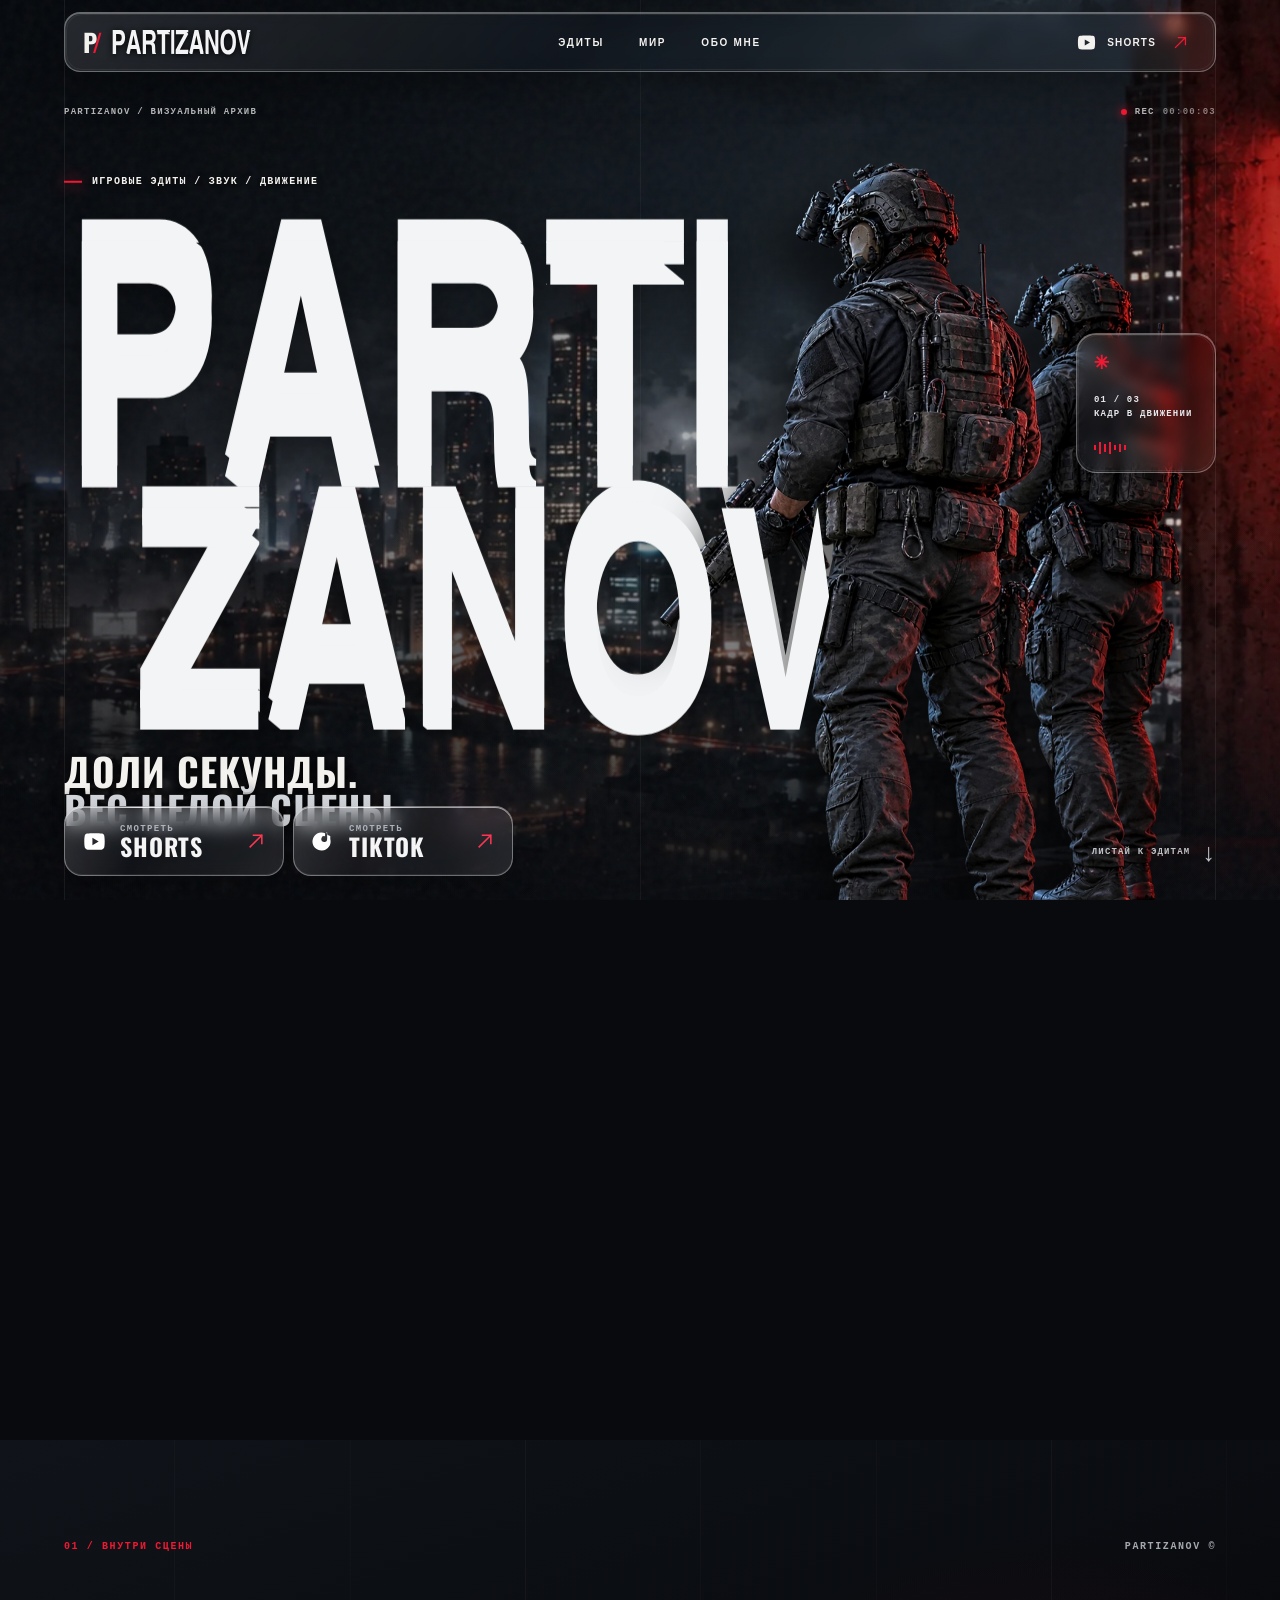
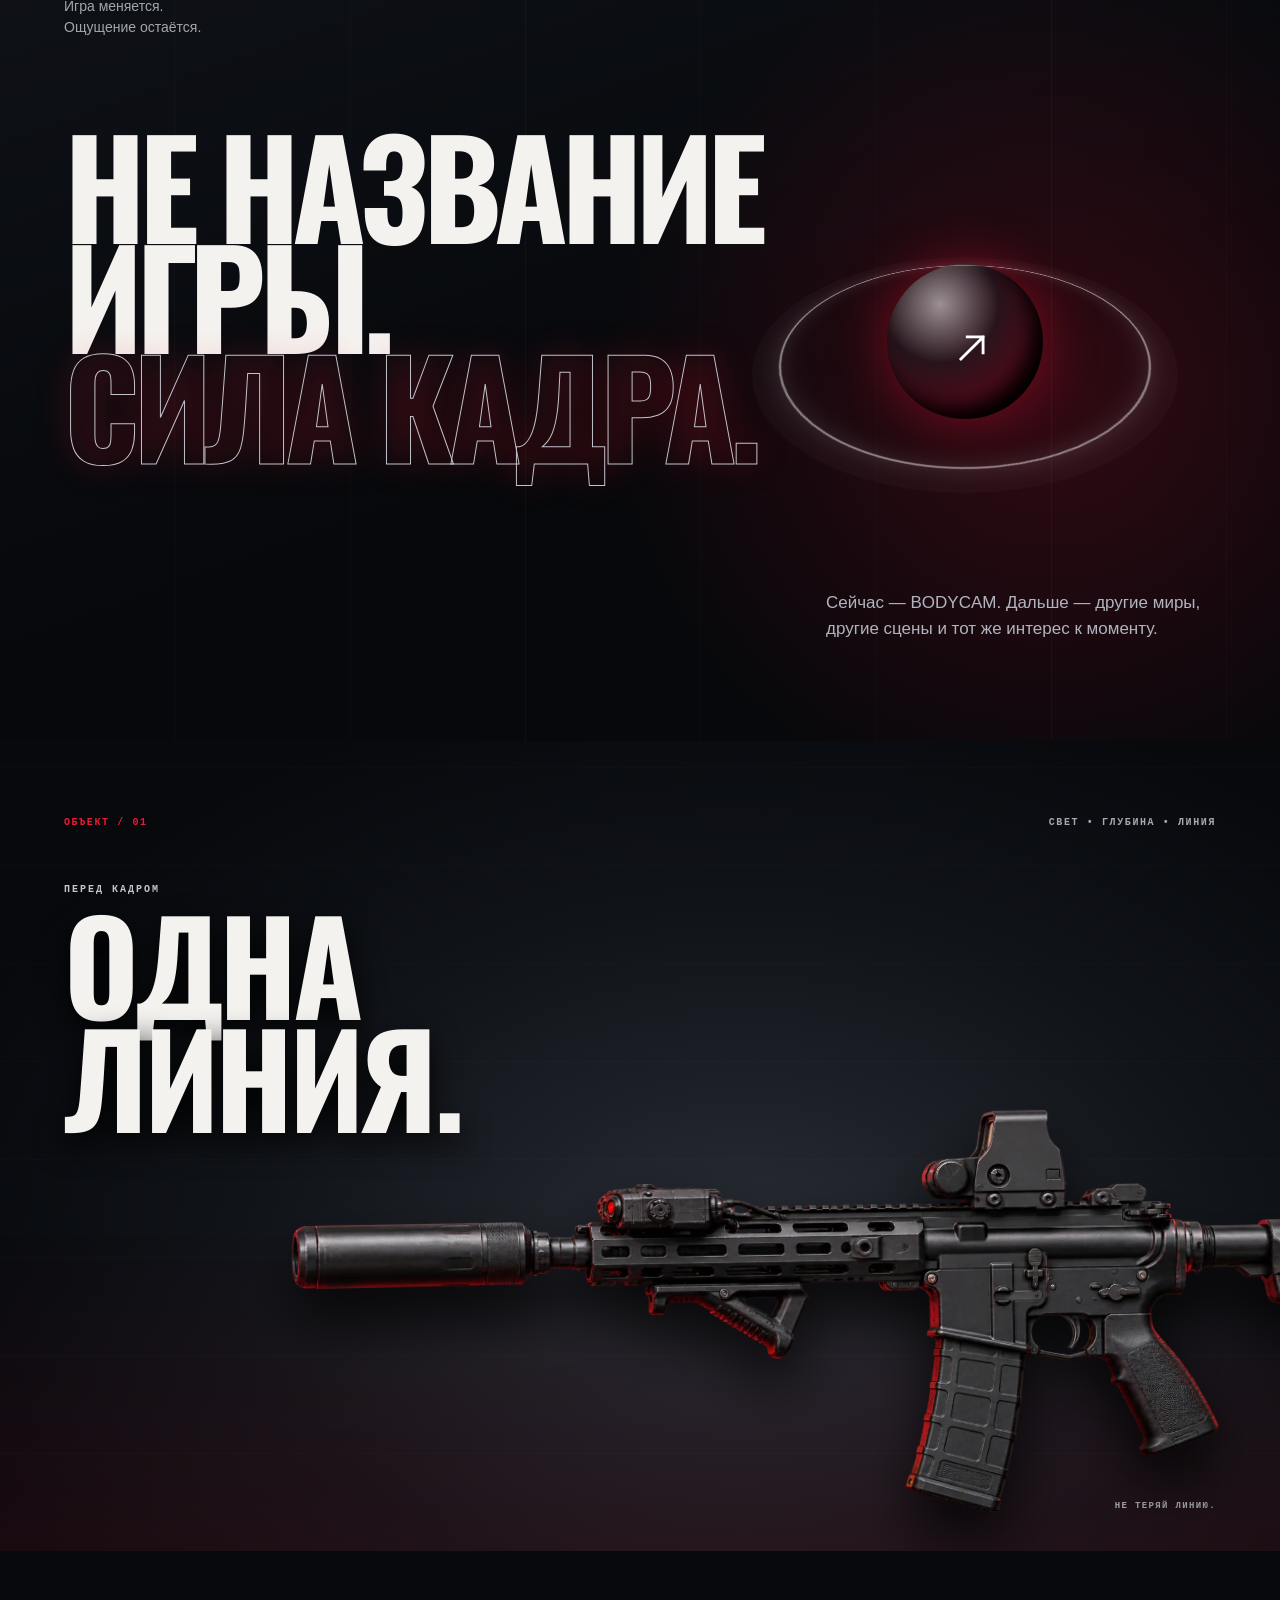
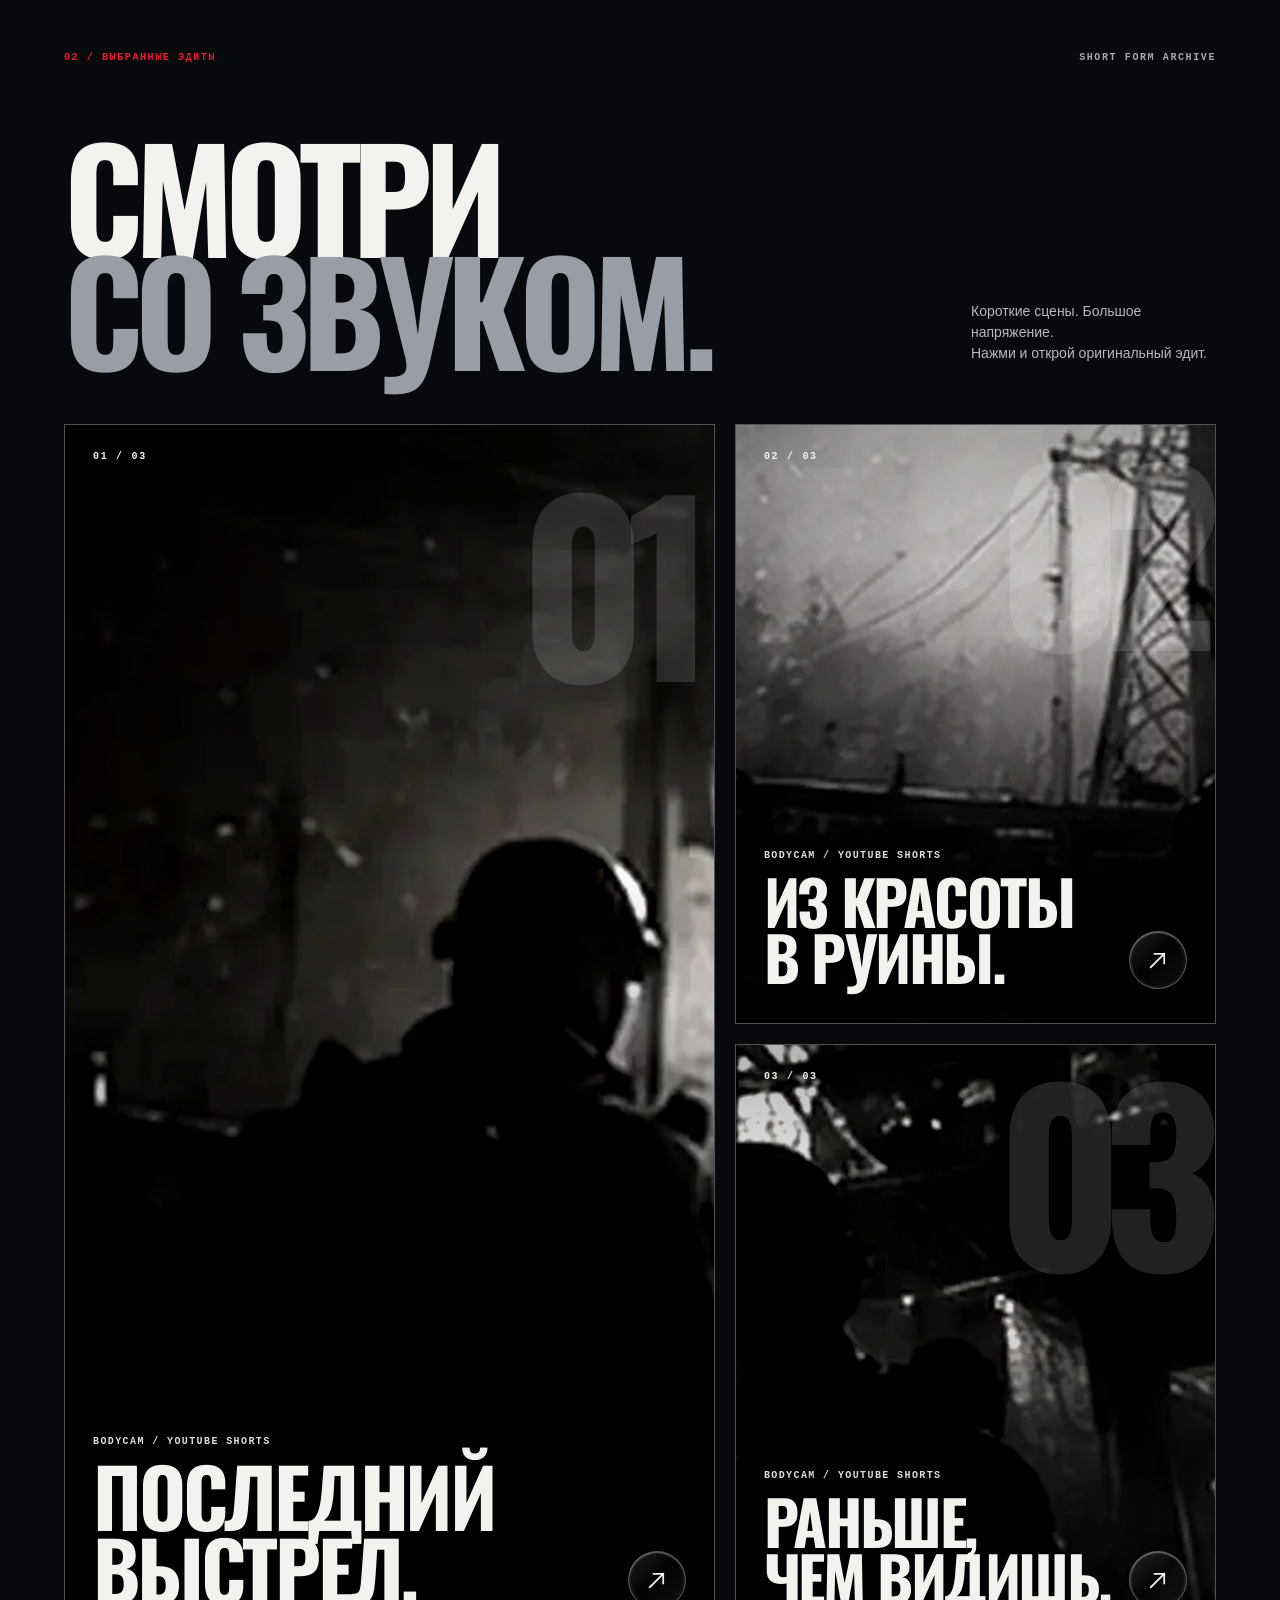
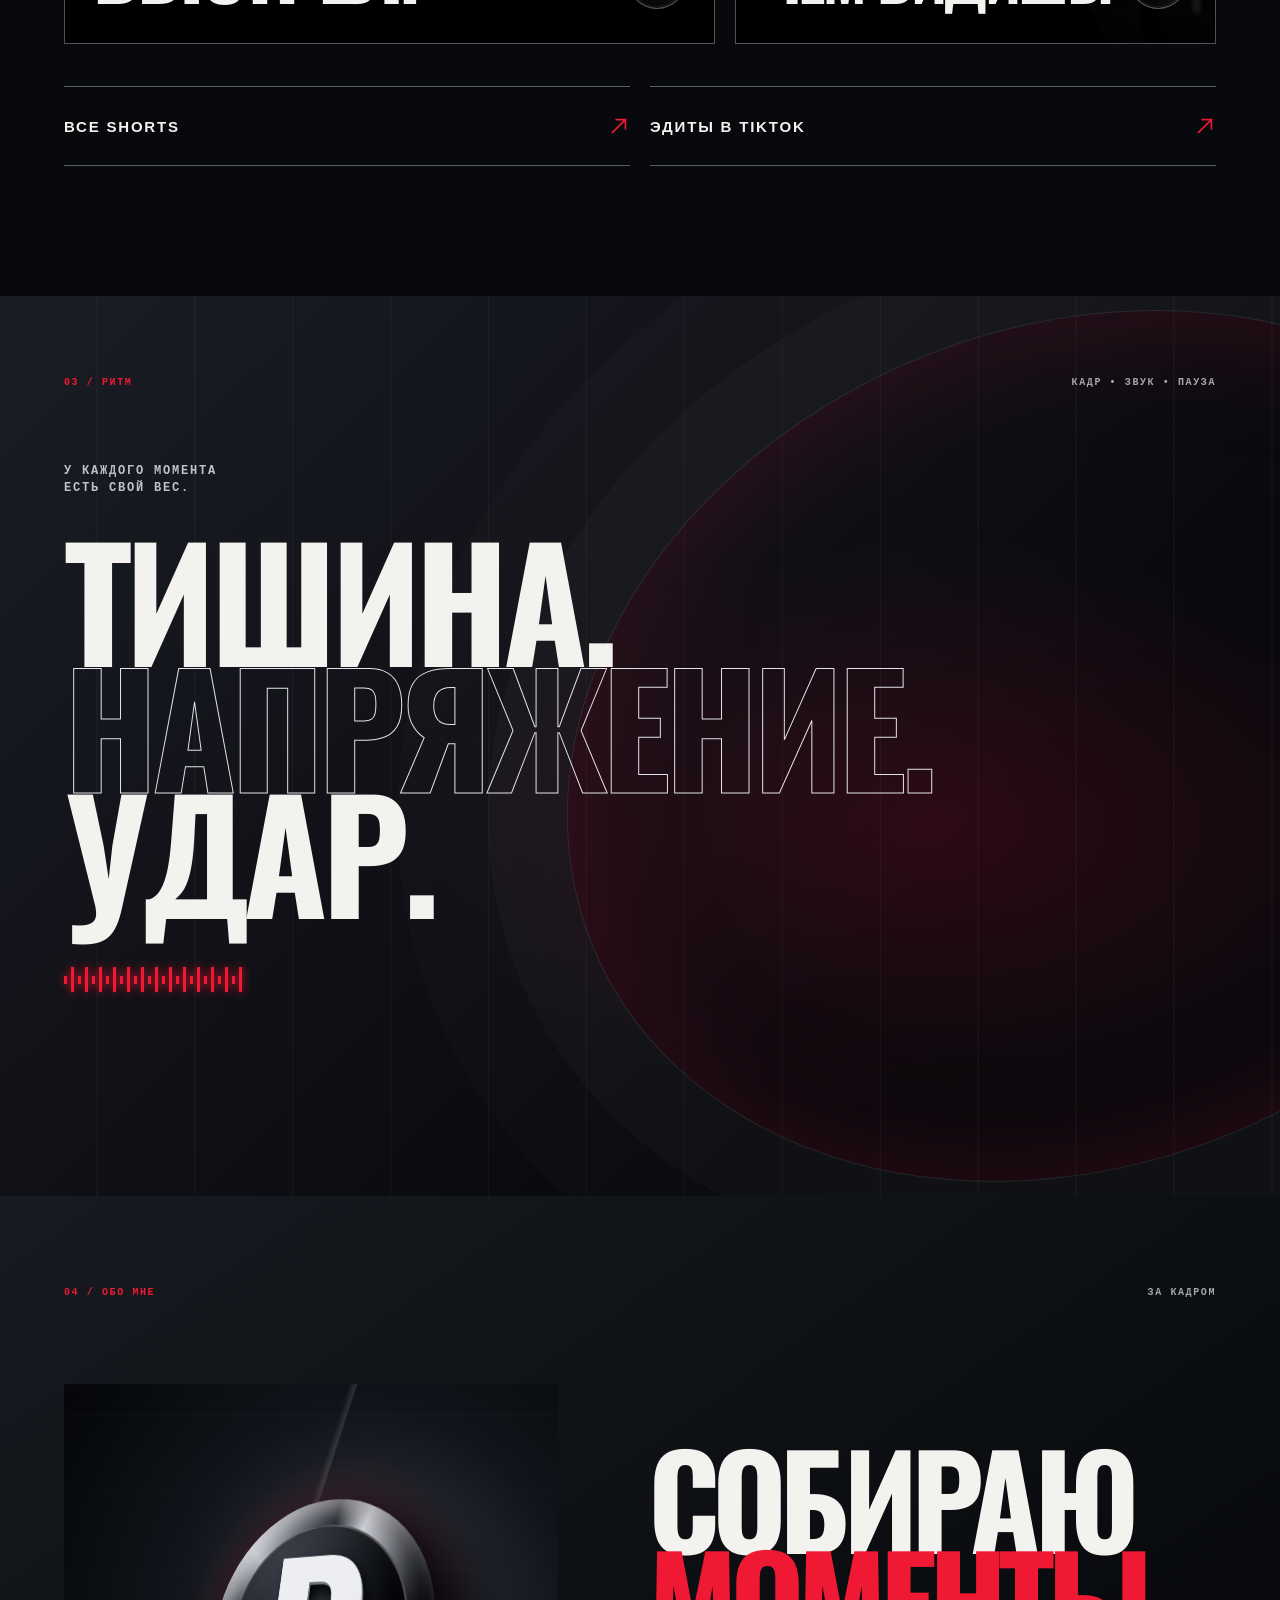
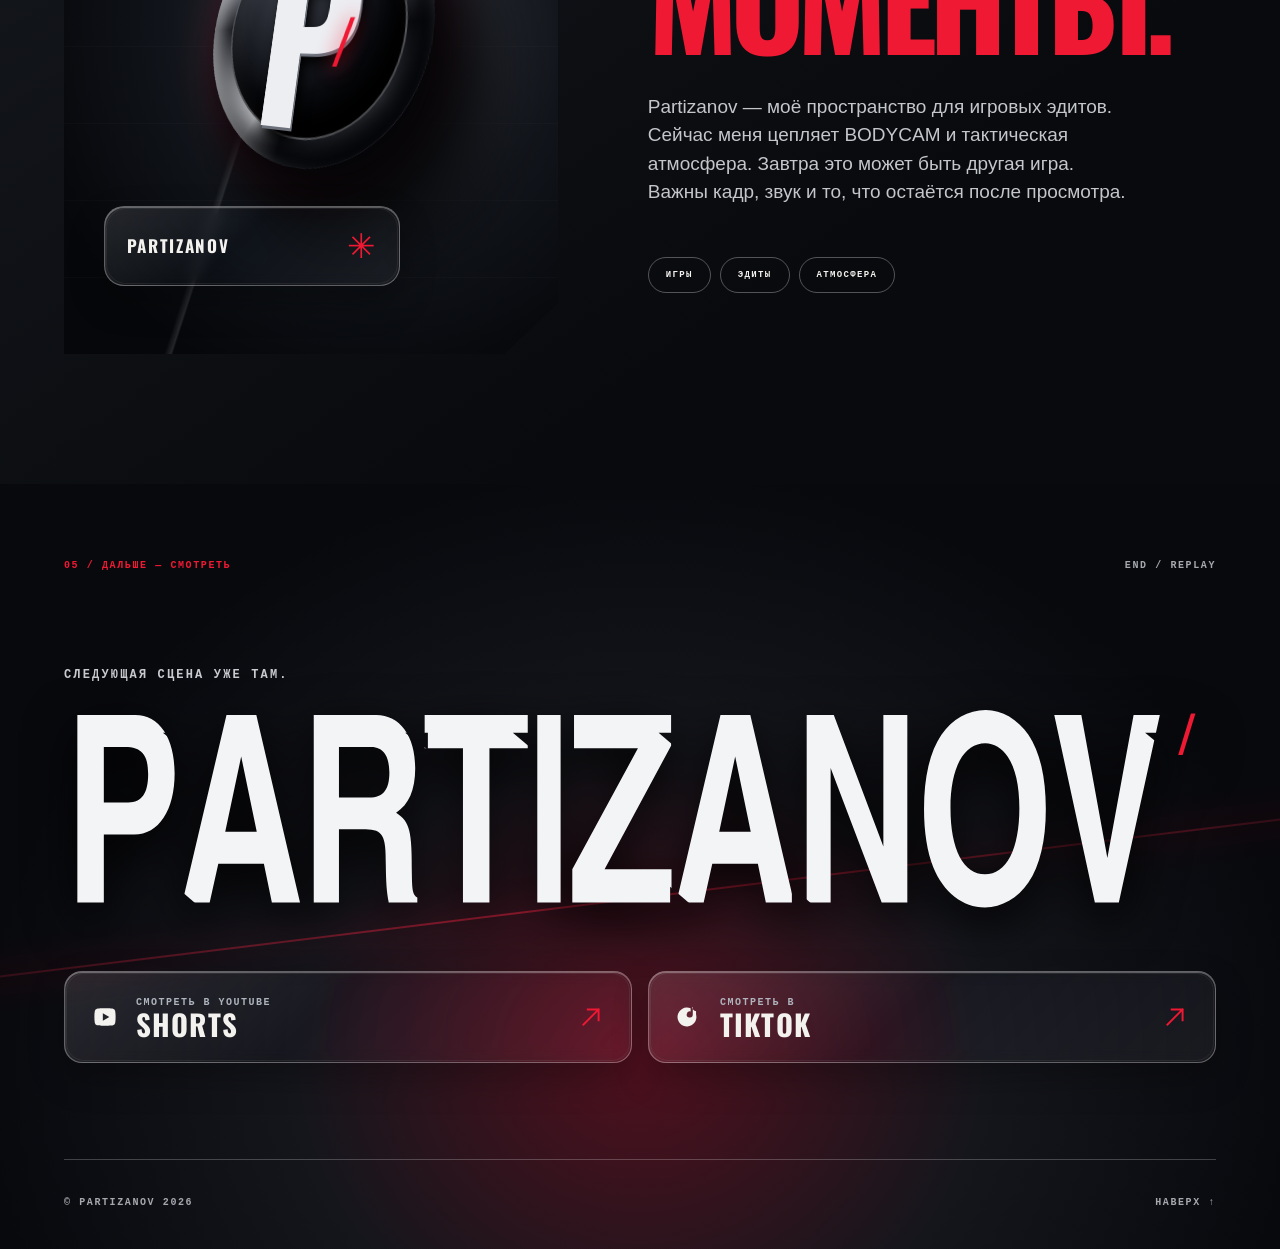
<file: index.html>
<!doctype html>
<html lang="ru"><head>
<meta charset="utf-8"><meta name="viewport" content="width=device-width,initial-scale=1,viewport-fit=cover">
<meta name="theme-color" content="#08090c"><meta name="color-scheme" content="dark">
<meta name="description" content="Partizanov — игровые эдиты, короткие сцены и тактическая атмосфера. Смотри в YouTube Shorts и TikTok.">
<meta name="robots" content="index,follow,max-image-preview:large"><link rel="canonical" href="https://partizanov-landing.vercel.app/">
<link rel="icon" href="/favicon.svg" type="image/svg+xml"><link rel="manifest" href="/site.webmanifest">
<link rel="preload" href="/assets/night-rooftop.webp" as="image" fetchpriority="high">
<meta property="og:type" content="website"><meta property="og:locale" content="ru_RU"><meta property="og:title" content="PARTIZANOV — ИГРОВЫЕ ЭДИТЫ"><meta property="og:description" content="Игровые сцены. Звук, движение и напряжение. YouTube Shorts и TikTok Partizanov."><meta property="og:url" content="https://partizanov-landing.vercel.app/"><meta property="og:image" content="https://partizanov-landing.vercel.app/assets/night-operators.webp">
<meta name="twitter:card" content="summary_large_image"><meta name="twitter:title" content="PARTIZANOV — ИГРОВЫЕ ЭДИТЫ"><meta name="twitter:description" content="Короткие игровые сцены. YouTube Shorts и TikTok."><meta name="twitter:image" content="https://partizanov-landing.vercel.app/assets/night-operators.webp">
<title>PARTIZANOV — ИГРОВЫЕ ЭДИТЫ</title><link rel="stylesheet" href="/style.css"><script src="/script.js" defer></script></head>
<body>
<a class="skip" href="#works">К эдитам</a><div class="page-progress" aria-hidden="true"><span></span></div><div class="cursor-lens" aria-hidden="true"><i></i></div>
<header class="nav glass-shell"><a class="nav-brand" href="#top" aria-label="Partizanov — наверх"><span class="brand-mark">P<span>/</span></span><img src="/assets/word-partizanov.svg" alt="" aria-hidden="true"></a><nav class="nav-links" aria-label="Основная навигация"><a href="#works">ЭДИТЫ</a><a href="#world">МИР</a><a href="#about">ОБО МНЕ</a></nav><a class="nav-social" href="https://www.youtube.com/@PartizanovOper/shorts" target="_blank" rel="noopener noreferrer" aria-label="YouTube Shorts Partizanov"><svg viewBox="0 0 24 24" aria-hidden="true"><path d="M21.4 6.4a2.8 2.8 0 0 0-2-2C17.6 4 12 4 12 4s-5.6 0-7.4.4a2.8 2.8 0 0 0-2 2A29 29 0 0 0 2.2 12c0 1.9.1 3.8.4 5.6a2.8 2.8 0 0 0 2 2C6.4 20 12 20 12 20s5.6 0 7.4-.4a2.8 2.8 0 0 0 2-2c.3-1.8.4-3.7.4-5.6s-.1-3.8-.4-5.6ZM10 15.5v-7l6 3.5-6 3.5Z"/></svg><span>SHORTS</span><b><svg class="arrow-icon" viewBox="0 0 24 24" aria-hidden="true"><path d="M5 19 19 5M9 5h10v10"/></svg></b></a></header>
<main id="top">
<div class="act act-world" id="world">
<div class="hero-track"><section class="hero" aria-labelledby="hero-title">
<div class="hero-scene" aria-hidden="true"><div class="scene-photo"></div><div class="scene-depth"></div><div class="scene-grain"></div></div><div class="hero-grid" aria-hidden="true"></div>
<div class="hero-meta" aria-hidden="true"><span>PARTIZANOV / ВИЗУАЛЬНЫЙ АРХИВ</span><span class="rec"><i></i> REC <span class="timecode">00:00:00</span></span></div>
<div class="hero-copy"><div class="eyebrow"><span class="red-pip"></span>ИГРОВЫЕ ЭДИТЫ / ЗВУК / ДВИЖЕНИЕ</div><h1 class="hero-wordmark" id="hero-title" aria-label="PARTIZANOV"><span class="word-line"><img src="/assets/word-parti.svg" alt="" aria-hidden="true" fetchpriority="high"></span><span class="word-line word-second"><img src="/assets/word-zanov.svg" alt="" aria-hidden="true" fetchpriority="high"></span></h1><p class="hero-statement">ДОЛИ СЕКУНДЫ.<br><em>ВЕС ЦЕЛОЙ СЦЕНЫ.</em></p></div>
<div class="operator-assembly" aria-hidden="true"><div class="operator-plane operator-rear"><img src="/assets/operators-v2.webp" alt="" fetchpriority="high" decoding="async"></div><div class="operator-plane operator-front"><img src="/assets/operators-v2.webp" alt="" fetchpriority="high" decoding="async"></div></div>
<div class="hero-copy hero-copy-front" aria-hidden="true"><div class="eyebrow"><span class="red-pip"></span>ИГРОВЫЕ ЭДИТЫ / ЗВУК / ДВИЖЕНИЕ</div><div class="hero-wordmark"><span class="word-line"><img src="/assets/word-parti.svg" alt=""></span><span class="word-line word-second"><img src="/assets/word-zanov.svg" alt=""></span></div></div>
<div class="title-scan" aria-hidden="true"></div>
<div class="glass-spec glass-shell" aria-hidden="true"><span class="spec-cross">✳</span><span>01 / 03<br>КАДР В ДВИЖЕНИИ</span><span class="spec-wave"><i></i><i></i><i></i><i></i><i></i><i></i><i></i></span></div>
<div class="hero-footer"><div class="hero-platforms"><a class="glass-link" href="https://www.youtube.com/@PartizanovOper/shorts" target="_blank" rel="noopener noreferrer" aria-label="Смотреть эдиты в YouTube Shorts"><svg class="platform-icon" viewBox="0 0 24 24" aria-hidden="true"><path d="M21.4 6.4a2.8 2.8 0 0 0-2-2C17.6 4 12 4 12 4s-5.6 0-7.4.4a2.8 2.8 0 0 0-2 2A29 29 0 0 0 2.2 12c0 1.9.1 3.8.4 5.6a2.8 2.8 0 0 0 2 2C6.4 20 12 20 12 20s5.6 0 7.4-.4a2.8 2.8 0 0 0 2-2c.3-1.8.4-3.7.4-5.6s-.1-3.8-.4-5.6ZM10 15.5v-7l6 3.5-6 3.5Z"/></svg><span class="platform-label"><small>СМОТРЕТЬ</small><strong>SHORTS</strong></span><b><svg class="arrow-icon" viewBox="0 0 24 24" aria-hidden="true"><path d="M5 19 19 5M9 5h10v10"/></svg></b></a><a class="glass-link" href="https://www.tiktok.com/@operpartizanov?_r=1&_t=ZS-9A1yUT9yCQ6" target="_blank" rel="noopener noreferrer" aria-label="Смотреть эдиты в TikTok"><svg class="platform-icon" viewBox="0 0 24 24" aria-hidden="true"><path d="M14.8 3c.4 2 1.6 3.2 3.7 3.7v3a8.7 8.7 0 1 1-5-5.7v3a2.8 2.8 0 1 0 2 2.7V3h3Z"/></svg><span class="platform-label"><small>СМОТРЕТЬ</small><strong>TIKTOK</strong></span><b><svg class="arrow-icon" viewBox="0 0 24 24" aria-hidden="true"><path d="M5 19 19 5M9 5h10v10"/></svg></b></a></div><a class="scroll-cue" href="#works"><span>ЛИСТАЙ К ЭДИТАМ</span><i>↓</i></a></div><div class="hero-cut" aria-hidden="true"><span>СИГНАЛ / 01</span></div>
</section></div>
<section class="manifesto" aria-labelledby="manifesto-title"><div class="section-rail"><span>01 / ВНУТРИ СЦЕНЫ</span><span>PARTIZANOV ©</span></div><div class="manifesto-inner"><p class="manifesto-small">Игра меняется.<br>Ощущение остаётся.</p><h2 id="manifesto-title">НЕ НАЗВАНИЕ<br>ИГРЫ.<br><span>СИЛА КАДРА.</span></h2><div class="manifesto-orbit" aria-hidden="true"><div class="orbit-ring"></div><div class="orbit-core"></div><span><svg class="arrow-icon" viewBox="0 0 24 24" aria-hidden="true"><path d="M5 19 19 5M9 5h10v10"/></svg></span></div></div><p class="manifesto-note">Сейчас — BODYCAM. Дальше — другие миры, другие сцены и тот же интерес к моменту.</p></section>
<section class="weapon" aria-label="Тактическая сцена"><div class="section-rail"><span>ОБЪЕКТ / 01</span><span>СВЕТ • ГЛУБИНА • ЛИНИЯ</span></div><div class="weapon-heading"><span class="weapon-kicker">ПЕРЕД КАДРОМ</span><strong>ОДНА<br>ЛИНИЯ.</strong></div><div class="weapon-rig" aria-hidden="true"><div class="weapon-beam"></div><img src="/assets/tactical-carbine.webp" alt="" loading="lazy" decoding="async"></div><span class="weapon-caption">НЕ ТЕРЯЙ ЛИНИЮ.</span></section>
</div><div class="act act-edits">
<section class="works" id="works" aria-labelledby="works-title"><div class="section-rail"><span>02 / ВЫБРАННЫЕ ЭДИТЫ</span><span>SHORT FORM ARCHIVE</span></div><div class="works-heading"><h2 id="works-title">СМОТРИ<br><span>СО ЗВУКОМ.</span></h2><p>Короткие сцены. Большое напряжение.<br>Нажми и открой оригинальный эдит.</p></div><div class="work-stack">
<a class="work-card card-a" href="https://www.youtube.com/shorts/U767cnGD65g" target="_blank" rel="noopener noreferrer" aria-label="Смотреть «Последний выстрел» в YouTube Shorts"><img src="/assets/poster-1.webp" alt="Кадр к эдиту «Последний выстрел»" loading="lazy" decoding="async"><span class="card-no">01 / 03</span><span class="card-watermark" aria-hidden="true">01</span><span class="card-copy"><small>BODYCAM / YOUTUBE SHORTS</small><strong>ПОСЛЕДНИЙ<br>ВЫСТРЕЛ.</strong></span><span class="card-arrow glass-shell" aria-hidden="true"><svg class="arrow-icon" viewBox="0 0 24 24" aria-hidden="true"><path d="M5 19 19 5M9 5h10v10"/></svg></span><span class="card-beam" aria-hidden="true"></span></a>
<a class="work-card card-b" href="https://www.youtube.com/shorts/yDLsqC4mq2k" target="_blank" rel="noopener noreferrer" aria-label="Смотреть «Из красоты в руины» в YouTube Shorts"><img src="/assets/poster-2.webp" alt="Кадр к эдиту «Из красоты в руины»" loading="lazy" decoding="async"><span class="card-no">02 / 03</span><span class="card-watermark" aria-hidden="true">02</span><span class="card-copy"><small>BODYCAM / YOUTUBE SHORTS</small><strong>ИЗ КРАСОТЫ<br>В РУИНЫ.</strong></span><span class="card-arrow glass-shell" aria-hidden="true"><svg class="arrow-icon" viewBox="0 0 24 24" aria-hidden="true"><path d="M5 19 19 5M9 5h10v10"/></svg></span><span class="card-beam" aria-hidden="true"></span></a>
<a class="work-card card-c" href="https://www.youtube.com/shorts/F43SwV5KFHM" target="_blank" rel="noopener noreferrer" aria-label="Смотреть «Ты слышишь его раньше, чем видишь» в YouTube Shorts"><img src="/assets/poster-3.webp" alt="Кадр к эдиту «Ты слышишь его раньше, чем видишь»" loading="lazy" decoding="async"><span class="card-no">03 / 03</span><span class="card-watermark" aria-hidden="true">03</span><span class="card-copy"><small>BODYCAM / YOUTUBE SHORTS</small><strong>РАНЬШЕ,<br>ЧЕМ ВИДИШЬ.</strong></span><span class="card-arrow glass-shell" aria-hidden="true"><svg class="arrow-icon" viewBox="0 0 24 24" aria-hidden="true"><path d="M5 19 19 5M9 5h10v10"/></svg></span><span class="card-beam" aria-hidden="true"></span></a>
</div><div class="archive-actions"><a href="https://www.youtube.com/@PartizanovOper/shorts" target="_blank" rel="noopener noreferrer">ВСЕ SHORTS <span><svg class="arrow-icon" viewBox="0 0 24 24" aria-hidden="true"><path d="M5 19 19 5M9 5h10v10"/></svg></span></a><a href="https://www.tiktok.com/@operpartizanov?_r=1&_t=ZS-9A1yUT9yCQ6" target="_blank" rel="noopener noreferrer">ЭДИТЫ В TIKTOK <span><svg class="arrow-icon" viewBox="0 0 24 24" aria-hidden="true"><path d="M5 19 19 5M9 5h10v10"/></svg></span></a></div></section>
<section class="rhythm" aria-labelledby="rhythm-title"><div class="rhythm-backdrop" aria-hidden="true"></div><div class="section-rail"><span>03 / РИТМ</span><span>КАДР • ЗВУК • ПАУЗА</span></div><div class="rhythm-body"><p class="rhythm-pre">У КАЖДОГО МОМЕНТА<br>ЕСТЬ СВОЙ ВЕС.</p><h2 id="rhythm-title">ТИШИНА.<br><span>НАПРЯЖЕНИЕ.</span><br>УДАР.</h2><div class="rhythm-meter" aria-hidden="true"></div></div></section>
</div><div class="act act-persona">
<section class="about" id="about" aria-labelledby="about-title"><div class="section-rail"><span>04 / ОБО МНЕ</span><span>ЗА КАДРОМ</span></div><div class="about-layout"><div class="about-visual" aria-hidden="true"><div class="about-object"><div class="object-halo"></div><div class="object-face"><span>P</span><i>/</i></div></div><div class="about-lens glass-shell"><span>PARTIZANOV</span><i>✳</i></div></div><div class="about-copy"><h2 id="about-title">СОБИРАЮ<br><span>МОМЕНТЫ.</span></h2><p>Partizanov — моё пространство для игровых эдитов. Сейчас меня цепляет BODYCAM и тактическая атмосфера. Завтра это может быть другая игра. Важны кадр, звук и то, что остаётся после просмотра.</p><div class="about-tags"><span>ИГРЫ</span><span>ЭДИТЫ</span><span>АТМОСФЕРА</span></div></div></div></section>
<section class="finale" aria-labelledby="finale-title"><div class="finale-light" aria-hidden="true"></div><div class="section-rail"><span>05 / ДАЛЬШЕ — СМОТРЕТЬ</span><span>END / REPLAY</span></div><p class="finale-kicker">СЛЕДУЮЩАЯ СЦЕНА УЖЕ ТАМ.</p><h2 id="finale-title" aria-label="PARTIZANOV"><img src="/assets/word-partizanov.svg" alt="" aria-hidden="true" loading="lazy"><span> /</span></h2><div class="finale-links"><a class="glass-shell" href="https://www.youtube.com/@PartizanovOper/shorts" target="_blank" rel="noopener noreferrer"><svg viewBox="0 0 24 24" aria-hidden="true"><path d="M21.4 6.4a2.8 2.8 0 0 0-2-2C17.6 4 12 4 12 4s-5.6 0-7.4.4a2.8 2.8 0 0 0-2 2A29 29 0 0 0 2.2 12c0 1.9.1 3.8.4 5.6a2.8 2.8 0 0 0 2 2C6.4 20 12 20 12 20s5.6 0 7.4-.4a2.8 2.8 0 0 0 2-2c.3-1.8.4-3.7.4-5.6s-.1-3.8-.4-5.6ZM10 15.5v-7l6 3.5-6 3.5Z"/></svg><span class="finale-platform"><small>СМОТРЕТЬ В YOUTUBE</small><strong>SHORTS</strong></span><b><svg class="arrow-icon" viewBox="0 0 24 24" aria-hidden="true"><path d="M5 19 19 5M9 5h10v10"/></svg></b></a><a class="glass-shell" href="https://www.tiktok.com/@operpartizanov?_r=1&_t=ZS-9A1yUT9yCQ6" target="_blank" rel="noopener noreferrer"><svg viewBox="0 0 24 24" aria-hidden="true"><path d="M14.8 3c.4 2 1.6 3.2 3.7 3.7v3a8.7 8.7 0 1 1-5-5.7v3a2.8 2.8 0 1 0 2 2.7V3h3Z"/></svg><span class="finale-platform"><small>СМОТРЕТЬ В</small><strong>TIKTOK</strong></span><b><svg class="arrow-icon" viewBox="0 0 24 24" aria-hidden="true"><path d="M5 19 19 5M9 5h10v10"/></svg></b></a></div><footer><span>© PARTIZANOV 2026</span><a href="#top">НАВЕРХ ↑</a></footer></section>
</div></main></body></html>
</file>
<file: style.css>
@font-face{font-family:Archive;src:url('/assets/oswald-latin-700.woff2') format('woff2');font-weight:700;font-display:swap;unicode-range:U+0000-024F,U+1E00-1EFF,U+2000-206F}
@font-face{font-family:Archive;src:url('/assets/oswald-cyrillic-700.woff2') format('woff2');font-weight:700;font-display:swap;unicode-range:U+0400-052F,U+2116}
:root{--bg:#080a0e;--white:#f4f2ef;--muted:#9a9da5;--red:#f01933;--pad:clamp(18px,5vw,84px)}
*{box-sizing:border-box}html{scroll-behavior:smooth;scroll-padding-top:90px;background:var(--bg)}body{margin:0;overflow-x:clip;color:var(--white);background:var(--bg);font-family:Arial,Helvetica,sans-serif;-webkit-font-smoothing:antialiased}a{color:inherit;text-decoration:none}button,a{-webkit-tap-highlight-color:transparent}a:focus-visible{outline:2px solid #ff4860;outline-offset:5px}.skip{position:fixed;left:15px;top:-80px;z-index:1000;padding:12px;background:white;color:#000}.skip:focus{top:15px}.page-progress{position:fixed;top:0;left:0;right:0;height:2px;z-index:110;pointer-events:none}.page-progress span{display:block;height:100%;width:var(--page-progress,0%);background:var(--red);box-shadow:0 0 12px #ff304f}
.glass-shell{position:relative;border:1px solid rgba(255,255,255,.32);background:linear-gradient(135deg,rgba(255,255,255,.12),rgba(255,255,255,.012) 45%,rgba(255,255,255,.06));box-shadow:inset 0 1px rgba(255,255,255,.3),inset 1px 0 rgba(255,255,255,.08),0 15px 35px rgba(0,0,0,.26);-webkit-backdrop-filter:blur(7px) saturate(1.35);backdrop-filter:blur(7px) saturate(1.35)}
.glass-shell:after{content:"";position:absolute;inset:1px;border:1px solid rgba(255,255,255,.065);border-radius:inherit;pointer-events:none}
.nav{position:fixed;z-index:100;left:var(--pad);right:var(--pad);top:max(12px,env(safe-area-inset-top));height:60px;padding:0 18px;display:flex;align-items:center;justify-content:space-between;border-radius:16px;transition:transform .4s,background .4s}.nav.is-hidden{transform:translateY(-120px)}.nav-brand{display:flex;align-items:center;gap:12px}.nav-brand img{display:block;width:140px;height:auto;filter:drop-shadow(0 1px 3px #000)}.brand-mark{font:700 25px/.8 Archive,Arial,sans-serif;letter-spacing:-.14em}.brand-mark span{color:var(--red)}.nav-links{display:flex;gap:35px;font:700 10px Arial,sans-serif;letter-spacing:.17em}.nav-links a{min-height:44px;display:grid;place-items:center;transition:color .2s}.nav-links a:hover{color:var(--red)}.nav-social{display:flex;align-items:center;gap:10px;min-height:44px;padding:0 8px;font-size:10px;font-weight:800;letter-spacing:.12em}.nav-social svg{width:21px;height:21px;fill:currentColor}.nav-social b{font:400 22px Arial,sans-serif;margin-left:8px;color:var(--red)}
.hero-track{height:160svh}.hero{position:sticky;top:0;height:100svh;min-height:560px;isolation:isolate;overflow:hidden;background:#05070b}.hero-scene{position:absolute;inset:0;z-index:-3;overflow:hidden}.scene-photo{position:absolute;inset:0;background:url('/assets/night-operators.webp') 61% 50%/cover no-repeat;transform:scale(calc(1.02 + var(--hero-p,0)*.09)) translateY(calc(var(--hero-p,0)*-1.5%));transform-origin:65% 65%;will-change:transform}.scene-depth{position:absolute;inset:0;background:linear-gradient(90deg,rgba(3,5,9,.64),rgba(3,5,9,.18) 54%,rgba(3,5,9,.1)),linear-gradient(0deg,#080a0e 0%,rgba(8,10,14,.7) 13%,transparent 42%,rgba(0,0,0,.25) 100%),radial-gradient(circle at 70% 65%,transparent 0 25%,rgba(0,0,0,.14) 70%)}.scene-grain{position:absolute;inset:0;opacity:.13;background-image:url("data:image/svg+xml,%3Csvg viewBox='0 0 180 180' xmlns='http://www.w3.org/2000/svg'%3E%3Cfilter id='n'%3E%3CfeTurbulence type='fractalNoise' baseFrequency='.58' numOctaves='3' stitchTiles='stitch'/%3E%3C/filter%3E%3Crect width='100%25' height='100%25' filter='url(%23n)' opacity='.32'/%3E%3C/svg%3E");mix-blend-mode:screen;pointer-events:none}.hero-grid{position:absolute;inset:0 var(--pad);border-left:1px solid rgba(255,255,255,.07);border-right:1px solid rgba(255,255,255,.07);pointer-events:none}.hero-grid:after{content:"";position:absolute;left:50%;top:0;bottom:0;border-left:1px solid rgba(255,255,255,.045)}
.hero-meta{position:absolute;left:var(--pad);right:var(--pad);top:106px;display:flex;justify-content:space-between;gap:15px;color:rgba(255,255,255,.7);font:700 9px/1.4 monospace;letter-spacing:.14em}.rec{display:flex;align-items:center;gap:8px}.rec i{width:6px;height:6px;background:var(--red);border-radius:50%;box-shadow:0 0 10px var(--red);animation:blink 1.5s steps(1,end) infinite}.timecode{color:rgba(255,255,255,.48)}@keyframes blink{50%{opacity:.18}}
.hero-copy{position:absolute;left:var(--pad);right:var(--pad);top:34%;transform:translateY(-20%) translateY(calc(var(--hero-p,0)*-55px));transform-origin:left center;z-index:3;opacity:calc(1 - var(--hero-p,0)*.35)}.eyebrow{display:flex;align-items:center;gap:10px;margin-bottom:22px;font:700 10px monospace;letter-spacing:.13em;text-shadow:0 2px 6px #000}.red-pip{width:18px;height:2px;background:var(--red);box-shadow:0 0 15px var(--red)}.hero-wordmark{display:block;width:min(760px,61vw);max-width:100%;margin:0;filter:drop-shadow(0 12px 24px rgba(0,0,0,.65))}.word-line{display:block;width:100%;transform:translate3d(0,calc(var(--hero-p,0)*-18px),0)}.word-line img{display:block;width:86%;height:auto}.word-second{margin-left:9%;transform:translate3d(calc(var(--hero-p,0)*30px),calc(var(--hero-p,0)*16px),0)}.word-second img{width:91%}.hero-wordmark img{filter:drop-shadow(0 1px 0 rgba(255,255,255,.28))}
.hero-statement{font:700 clamp(23px,3vw,42px)/.98 Archive,Arial,sans-serif;letter-spacing:.025em;margin:34px 0 0;text-shadow:0 3px 12px #000}.hero-statement em{font-style:normal;color:#d3d6db}.title-scan{position:absolute;left:var(--pad);top:49%;width:42%;height:1px;background:linear-gradient(90deg,transparent,#ff304b,transparent);filter:drop-shadow(0 0 8px red);transform:scaleX(0);transform-origin:left;animation:titleScan 2.2s .5s ease-out both;z-index:4;pointer-events:none}@keyframes titleScan{38%{transform:scaleX(1)}100%{transform:scaleX(0);opacity:0}}
.glass-spec{position:absolute;right:var(--pad);top:37%;width:140px;height:140px;border-radius:20px;display:flex;flex-direction:column;justify-content:space-between;padding:17px;transform:translateY(calc(var(--hero-p,0)*35px)) rotate(calc(var(--hero-p,0)*6deg));font:700 9px/1.5 monospace;letter-spacing:.13em;color:#e7e9ed}.spec-cross{font-size:24px;color:var(--red);line-height:1}.spec-wave{display:flex;align-items:center;gap:3px;height:15px}.spec-wave i{height:5px;width:2px;background:var(--red);animation:wave 1s ease-in-out infinite alternate}.spec-wave i:nth-child(2n){height:12px;animation-delay:.16s}.spec-wave i:nth-child(3n){height:8px;animation-delay:.35s}@keyframes wave{to{height:2px;opacity:.4}}
.hero-footer{position:absolute;left:var(--pad);right:var(--pad);bottom:max(24px,calc(env(safe-area-inset-bottom) + 20px));display:flex;align-items:end;justify-content:space-between;z-index:5}.hero-platforms{display:flex;gap:9px}.glass-link{min-width:215px;height:62px;border-radius:13px;display:flex;align-items:center;gap:12px;padding:0 17px;border:1px solid rgba(255,255,255,.48);background:linear-gradient(115deg,rgba(255,255,255,.13),rgba(255,255,255,.01) 60%,rgba(255,255,255,.07));box-shadow:inset 0 1px rgba(255,255,255,.45),0 12px 30px rgba(0,0,0,.25);-webkit-backdrop-filter:blur(7px);backdrop-filter:blur(7px);font-size:10px;font-weight:800;letter-spacing:.07em;transition:transform .3s,background .3s,border-color .3s}.glass-link:hover{transform:translateY(-5px);border-color:#fff;background:rgba(255,255,255,.24)}.glass-link:active,.finale-links a:active{transform:scale(.96)}.glass-link svg{width:22px;height:22px;fill:#fff;flex:none}.glass-link b{margin-left:auto;font:400 23px Arial;color:var(--red)}.scroll-cue{display:flex;align-items:center;gap:12px;color:#c1c2c5;font:700 9px monospace;letter-spacing:.13em;min-height:48px}.scroll-cue i{font:400 25px Arial;animation:down 1.8s ease-in-out infinite}@keyframes down{50%{transform:translateY(7px)}}.hero-cut{position:absolute;inset:0;background:#db0d2b;transform:translateY(calc((1 - var(--cut-p,0))*101%));display:flex;align-items:center;justify-content:center;pointer-events:none;z-index:8;clip-path:polygon(0 0,100% 0,100% 100%,0 100%)}.hero-cut span{font:700 12px monospace;letter-spacing:.35em;color:white}
.section-rail{display:flex;justify-content:space-between;gap:15px;font:700 10px/1.3 monospace;letter-spacing:.16em;color:#a6a8af}.section-rail span:first-child{color:var(--red)}.manifesto{position:relative;padding:100px var(--pad) 100px;min-height:95svh;background:radial-gradient(circle at 82% 61%,rgba(154,14,37,.29),transparent 38%),linear-gradient(160deg,#101319,#06080b 60%);overflow:hidden}.manifesto:before{content:"";position:absolute;inset:0;background:repeating-linear-gradient(90deg,transparent 0,transparent 13.6%,rgba(255,255,255,.035) 13.65%,transparent 13.7%);pointer-events:none}.manifesto-inner{position:relative;display:flex;align-items:center;min-height:68vh}.manifesto-small{position:absolute;top:7%;left:0;margin:0;color:#a4a6ad;font-size:14px;line-height:1.5}.manifesto h2{position:relative;z-index:2;margin:70px 0 0;font:700 clamp(78px,10.5vw,190px)/.82 Archive,Arial,sans-serif;letter-spacing:-.055em;transform:translateY(var(--reveal-y,0px))}.manifesto h2 span{color:transparent;-webkit-text-stroke:1px #c1c3cb;text-shadow:0 0 36px rgba(240,25,51,.2)}.manifesto-orbit{position:absolute;right:4%;top:30%;width:min(32vw,480px);aspect-ratio:1;perspective:600px}.orbit-ring{position:absolute;inset:6%;border:2px solid rgba(255,255,255,.5);border-radius:50%;box-shadow:inset 0 0 25px rgba(255,255,255,.12),0 0 25px rgba(255,255,255,.13),0 0 0 24px rgba(255,255,255,.025);transform:rotateX(58deg) rotateZ(calc(var(--orbit-turn,0deg)))}.orbit-core{position:absolute;inset:31%;border-radius:50%;background:radial-gradient(circle at 34% 26%,rgba(255,255,255,.55),rgba(45,51,61,.25) 38%,rgba(113,9,31,.65) 75%,#07090e);box-shadow:0 0 55px rgba(255,17,51,.38),inset -12px -12px 20px #000}.manifesto-orbit span{position:absolute;top:47%;left:47%;font-size:38px;color:white}.manifesto-note{position:relative;max-width:390px;margin:25px 0 0 auto;color:#b1b4be;font-size:17px;line-height:1.5}
.weapon{position:relative;min-height:680px;height:90svh;padding:75px var(--pad);overflow:hidden;background:radial-gradient(ellipse at 58% 63%,#282c34,#101318 48%,#07090d 80%);isolation:isolate}.weapon:before{content:"";position:absolute;inset:0;background:linear-gradient(180deg,transparent 60%,rgba(244,26,55,.08)),repeating-linear-gradient(0deg,transparent 0 97px,rgba(255,255,255,.035) 98px);pointer-events:none}.weapon-heading{position:relative;z-index:3;margin-top:55px}.weapon-kicker{display:block;color:#c5c7cb;font:700 10px monospace;letter-spacing:.2em;margin-bottom:16px}.weapon-heading strong{font:700 clamp(65px,10vw,160px)/.8 Archive,Arial,sans-serif;letter-spacing:-.035em;text-shadow:0 12px 30px #000}.weapon-rig{position:absolute;z-index:2;left:22%;top:43%;width:min(130vw,1250px);aspect-ratio:3;transform:translate3d(0,calc(var(--weapon-y,0px)),0) rotate(var(--weapon-rotate,0deg));transform-origin:48% 42%;filter:drop-shadow(0 32px 28px rgba(0,0,0,.8));will-change:transform}.weapon-rig img{position:absolute;inset:0;width:100%;height:100%;object-fit:contain}.weapon-beam{position:absolute;z-index:-1;top:22%;right:74.5%;width:110vw;height:2px;background:linear-gradient(90deg,transparent,rgba(255,0,43,.8) 25%,#ff3850 90%,#ff7080);box-shadow:0 0 5px #ff2b4d,0 0 18px rgba(255,0,48,.7);transform-origin:right center;transform:scaleX(var(--weapon-beam,0));opacity:.85}.weapon-beam:before{content:"";position:absolute;right:-2px;top:-3px;width:8px;height:8px;border-radius:50%;background:#ff99a4;box-shadow:0 0 15px 5px red}.weapon-caption{position:absolute;bottom:40px;right:var(--pad);font:700 9px monospace;letter-spacing:.15em;color:#a8a9b0}
.works{padding:100px var(--pad) 130px;background:#07090c}.works-heading{display:flex;align-items:end;justify-content:space-between;gap:20px;margin:75px 0 60px}.works-heading h2{margin:0;font:700 clamp(88px,11vw,180px)/.8 Archive,Arial,sans-serif;letter-spacing:-.06em}.works-heading h2 span{color:#999da5}.works-heading p{color:#b7b9c0;font-size:14px;line-height:1.5;max-width:245px;margin:0}.work-stack{display:grid;grid-template-columns:1.15fr .85fr;gap:20px}.work-card{position:relative;overflow:hidden;isolation:isolate;display:block;min-height:600px;border:1px solid rgba(255,255,255,.24);background:#191b20}.card-a{grid-row:span 2;min-height:1220px}.work-card img{position:absolute;inset:0;width:100%;height:100%;object-fit:cover;filter:contrast(1.14) saturate(.58);transition:transform .9s cubic-bezier(.2,.7,.2,1),filter .6s}.work-card:hover img{transform:scale(1.06);filter:contrast(1.13) saturate(.9)}.work-card:after{content:"";position:absolute;inset:0;background:linear-gradient(180deg,rgba(0,0,0,.3),transparent 35%,rgba(0,0,0,.8));z-index:0}.card-no,.card-copy,.card-arrow,.card-watermark,.card-beam{position:absolute;z-index:1}.card-no{top:26px;left:28px;font:700 10px monospace;letter-spacing:.17em}.card-watermark{top:5%;right:3%;font:700 clamp(130px,18vw,270px)/.8 Archive,Arial,sans-serif;letter-spacing:-.09em;color:rgba(255,255,255,.13);mix-blend-mode:screen}.card-copy{left:28px;bottom:35px}.card-copy small{display:block;margin-bottom:15px;font:700 10px monospace;letter-spacing:.14em;color:#ddd}.card-copy strong{font:700 clamp(61px,6.3vw,110px)/.82 Archive,Arial,sans-serif;letter-spacing:-.04em}.card-b .card-copy strong,.card-c .card-copy strong{font-size:clamp(55px,4.8vw,80px)}.card-arrow{right:28px;bottom:34px;width:58px;height:58px;border-radius:50%;display:grid;place-items:center;font-size:26px;transition:transform .3s,background .3s}.work-card:hover .card-arrow{transform:rotate(45deg);background:rgba(255,34,64,.65)}.card-beam{height:2px;width:110%;left:-110%;top:60%;background:linear-gradient(90deg,transparent,#ff3550,transparent);box-shadow:0 0 17px #ff173b;transform:rotate(-8deg);transition:left .8s}.work-card:hover .card-beam{left:100%}.archive-actions{display:grid;grid-template-columns:1fr 1fr;gap:20px;margin-top:42px}.archive-actions a{border-top:1px solid #5b5e65;border-bottom:1px solid #5b5e65;min-height:80px;display:flex;align-items:center;justify-content:space-between;font:700 15px Arial,sans-serif;letter-spacing:.12em}.archive-actions a span{color:var(--red);font-size:28px}
.rhythm{position:relative;min-height:100svh;padding:80px var(--pad);overflow:hidden;background:#0f1117;isolation:isolate}.rhythm-backdrop{position:absolute;inset:0;z-index:-1;background:repeating-linear-gradient(90deg,transparent 0 7.5%,rgba(255,255,255,.035) 7.55% 7.6%,transparent 7.65%),radial-gradient(ellipse at 73% 59%,rgba(139,10,36,.28),transparent 38%),linear-gradient(135deg,#1b1d25,#08090d 72%)}.rhythm-backdrop:after{content:"";position:absolute;inset:9% -20% 9% 48%;border:1px solid rgba(255,255,255,.11);border-radius:50%;box-shadow:0 0 0 70px rgba(255,255,255,.018),0 0 0 150px rgba(255,255,255,.012),inset 0 0 120px rgba(238,14,54,.18);transform:rotate(-23deg) scale(var(--rhythm-scale,1));transition:transform .15s linear}.rhythm-body{min-height:75vh;display:flex;flex-direction:column;justify-content:center}.rhythm-pre{font:700 12px/1.4 monospace;letter-spacing:.15em;color:#bfc2cb;margin-bottom:38px}.rhythm h2{font:700 clamp(80px,12vw,195px)/.82 Archive,Arial,sans-serif;letter-spacing:-.04em;margin:0}.rhythm h2 span{color:transparent;-webkit-text-stroke:1px #e1e3e6}.rhythm-meter{display:flex;align-items:center;gap:4px;height:45px;max-width:360px;margin-top:45px}.rhythm-meter i{width:3px;height:var(--h,12px);background:var(--red);box-shadow:0 0 8px var(--red);animation:meter 1.2s ease-in-out infinite alternate;animation-delay:var(--delay,0s)}@keyframes meter{to{height:4px;opacity:.5}}
.about{padding:90px var(--pad) 130px;background:linear-gradient(145deg,#171a20,#080a0d 70%);overflow:hidden}.about-layout{display:grid;grid-template-columns:1fr 1.15fr;gap:7vw;align-items:center;margin-top:85px}.about-visual{min-height:570px;position:relative;overflow:hidden;background:radial-gradient(ellipse at 62% 42%,#383b45,#11141a 46%,#05070a 82%);clip-path:polygon(0 0,100% 0,100% 91%,89% 100%,0 100%)}.about-visual:before{content:"";position:absolute;inset:0;background:linear-gradient(108deg,transparent 42%,rgba(255,255,255,.12) 43%,transparent 43.3%),repeating-linear-gradient(0deg,transparent 0 76px,rgba(255,255,255,.035) 77px);pointer-events:none}.about-object{position:absolute;width:60%;aspect-ratio:1;left:20%;top:17%;transform:perspective(700px) rotateY(calc(-26deg + var(--object-turn,0deg))) rotateX(12deg);filter:drop-shadow(30px 40px 28px rgba(0,0,0,.8));will-change:transform}.object-halo{position:absolute;inset:4%;border-radius:50%;background:conic-gradient(from 25deg,#d4d6dd,#111319 17%,#767b86 28%,#15171d 46%,#d5d7db 52%,#16181e 68%,#aeb2bc 80%,#25272e 95%,#d4d6dd);box-shadow:inset 12px 12px 20px rgba(255,255,255,.45),inset -25px -25px 35px #030407,20px 20px 40px #030407,0 0 60px rgba(244,15,51,.2)}.object-face{position:absolute;inset:13%;border-radius:50%;display:grid;place-items:center;background:radial-gradient(circle at 36% 26%,#3e424c,#0a0c11 58%,#020304);border:2px solid rgba(255,255,255,.28);box-shadow:inset 12px 14px 25px rgba(255,255,255,.07),inset -18px -25px 30px #000}.object-face span{font:700 clamp(120px,17vw,260px)/1 Archive,Arial,sans-serif;color:#eceef2;text-shadow:2px 3px #6b707a,7px 10px 15px #000}.object-face i{position:absolute;right:25%;bottom:25%;font:700 60px Archive,Arial;color:var(--red);text-shadow:0 0 22px var(--red)}.about-lens{position:absolute;bottom:12%;left:8%;width:60%;height:80px;border-radius:20px;display:flex;align-items:center;justify-content:space-between;padding:0 22px;font:700 17px Archive,Arial,sans-serif;letter-spacing:.1em}.about-lens i{font:normal 34px Arial;color:var(--red)}.about-copy h2{font:700 clamp(85px,10vw,165px)/.79 Archive,Arial,sans-serif;letter-spacing:-.06em;margin:0 0 45px}.about-copy h2 span{color:var(--red)}.about-copy p{max-width:480px;color:#c4c6cc;font-size:19px;line-height:1.5;margin:0}.about-tags{display:flex;flex-wrap:wrap;gap:9px;margin-top:50px}.about-tags span{border:1px solid rgba(255,255,255,.3);border-radius:100px;padding:12px 17px;font:700 9px monospace;letter-spacing:.15em}
.finale{position:relative;min-height:85svh;display:flex;flex-direction:column;padding:75px var(--pad) 25px;background:radial-gradient(ellipse at 50% 75%,#50101e,#15161c 38%,#08090d 73%);overflow:hidden}.finale-light{position:absolute;left:-20%;right:-20%;top:54%;height:2px;transform:rotate(-7deg);background:linear-gradient(90deg,transparent,#f72343,transparent);box-shadow:0 0 35px #ff0b3d;opacity:.65}.finale-kicker{margin:auto 0 25px;font:700 12px monospace;letter-spacing:.18em;color:#c9cbd0}.finale h2{position:relative;display:flex;align-items:flex-start;gap:12px;margin:0 0 60px;filter:drop-shadow(0 16px 25px #000)}.finale h2 img{display:block;width:min(100%,1100px);height:auto}.finale h2 span{font:700 clamp(25px,4vw,55px)/1 Archive,Arial,sans-serif;color:var(--red)}.finale-links{display:grid;grid-template-columns:1fr 1fr;gap:16px;margin-bottom:auto}.finale-links a{display:flex;align-items:center;gap:15px;min-height:92px;padding:0 27px;border-radius:18px;font:700 27px Archive,Arial,sans-serif;letter-spacing:.04em;transition:transform .3s,background .3s}.finale-links a:hover{transform:translateY(-5px);background:rgba(255,255,255,.2)}.finale-links svg{width:26px;height:26px;fill:currentColor}.finale-links b{margin-left:auto;font:400 30px Arial;color:var(--red)}.finale footer{display:flex;justify-content:space-between;align-items:center;border-top:1px solid rgba(255,255,255,.22);padding-top:20px;font:700 10px monospace;letter-spacing:.16em;color:#a7a8af}.finale footer a{min-height:44px;display:grid;place-items:center}
.cursor-lens{display:none}
.motion .word-line{clip-path:inset(0 105% 0 0)}.motion.is-ready .word-line{animation:wordEnter 1.05s cubic-bezier(.16,.85,.25,1) .12s both}.motion.is-ready .word-second{animation-delay:.33s}@keyframes wordEnter{from{clip-path:inset(0 105% 0 0);filter:blur(8px)}to{clip-path:inset(0 0 0 0);filter:blur(0)}}
.motion .reveal{opacity:0;translate:0 55px;transition:opacity .85s ease,translate .95s cubic-bezier(.17,.75,.22,1)}.motion .reveal.in{opacity:1;translate:0 0}.motion .work-card.reveal{opacity:1;translate:0 28px;transition:translate .7s cubic-bezier(.17,.75,.22,1)}.motion .work-card.reveal.in{translate:0 0}.work-card img{transform:scale(var(--card-scale,1.08)) translateY(var(--card-y,0px))}.work-card:hover img{transform:scale(calc(var(--card-scale,1.08) + .035)) translateY(var(--card-y,0px))}
@media(max-width:800px){
:root{--pad:20px}.nav{left:12px;right:12px;height:54px;padding:0 13px;border-radius:15px}.nav-brand{gap:7px}.nav-brand img{width:118px}.nav-links{display:none}.nav-social{font-size:9px;gap:7px}.nav-social svg{width:20px;height:20px}.nav-social b{margin-left:2px;font-size:19px}
.hero-track{height:145svh}.hero{min-height:0;height:100svh}.scene-photo{background-position:60% 50%;transform-origin:68% 68%}.scene-depth{background:linear-gradient(0deg,#080a0e 0%,rgba(8,10,14,.78) 9%,rgba(8,10,14,.1) 34%,transparent 67%,rgba(0,0,0,.35)),linear-gradient(90deg,rgba(0,0,0,.5),transparent 75%)}.hero-meta{top:max(86px,calc(env(safe-area-inset-top) + 76px));font-size:8px;letter-spacing:.08em}.hero-meta>span:first-child{max-width:160px}.hero-copy{top:27%;transform:translateY(calc(var(--hero-p,0)*-45px))}.eyebrow{font-size:8px;letter-spacing:.07em;margin-bottom:15px}.hero-wordmark{width:100%}.word-second{margin-left:7%}.word-second img{width:93%}.hero-statement{font-size:clamp(20px,6vw,30px);margin-top:28px}.glass-spec{width:95px;height:95px;top:auto;bottom:23%;right:19px;padding:10px;border-radius:14px;font-size:7px}.spec-cross{font-size:17px}.spec-wave{display:none}.hero-footer{bottom:max(18px,calc(env(safe-area-inset-bottom) + 12px));display:block}.hero-platforms{display:grid;grid-template-columns:1fr 1fr;gap:8px}.glass-link{min-width:0;height:58px;padding:0 11px;gap:7px;font-size:9px;letter-spacing:0}.glass-link:active,.finale-links a:active{transform:scale(.96)}.glass-link svg{width:19px;height:19px}.glass-link b{font-size:18px}.scroll-cue{position:absolute;right:0;bottom:72px;font-size:8px}.scroll-cue i{font-size:20px}.title-scan{top:38%;width:80%}
.manifesto{min-height:80svh;padding:85px var(--pad) 75px}.section-rail{font-size:8px;letter-spacing:.1em}.manifesto-inner{min-height:58vh;align-items:center}.manifesto-small{top:6%;font-size:12px}.manifesto h2{font-size:clamp(64px,16vw,110px);margin-top:80px;line-height:.84}.manifesto-orbit{width:62vw;right:-13%;top:26%;opacity:.6}.manifesto-note{font-size:14px;max-width:300px;margin-top:20px}
.weapon{height:75svh;min-height:570px;padding:65px var(--pad)}.weapon-heading{margin-top:58px}.weapon-heading strong{font-size:clamp(66px,16vw,115px)}.weapon-rig{left:22%;top:47%;width:135vw}.weapon-beam{width:130vw}.weapon-caption{bottom:28px;left:var(--pad);right:var(--pad);font-size:8px}
.works{padding:85px var(--pad) 100px}.works-heading{display:block;margin:50px 0 45px}.works-heading h2{font-size:clamp(72px,18vw,120px)}.works-heading p{font-size:13px;margin-top:22px}.work-stack{display:block}.work-card,.card-a{position:sticky;top:74px;width:100%;height:min(73svh,690px);min-height:480px;margin:0 0 18svh;border-radius:13px;box-shadow:0 -25px 70px #05070b}.card-b{top:87px}.card-c{top:100px;margin-bottom:0}.work-card img{object-position:center}.card-no{left:20px;top:18px;font-size:9px}.card-watermark{font-size:150px;top:9%}.card-copy{left:20px;bottom:27px}.card-copy small{font-size:8px}.card-copy strong,.card-b .card-copy strong,.card-c .card-copy strong{font-size:clamp(50px,13vw,80px)}.card-arrow{right:18px;bottom:20px;width:48px;height:48px;font-size:21px}.archive-actions{display:block;margin-top:50px}.archive-actions a{min-height:72px;font-size:12px}
.rhythm{min-height:80svh;padding:80px var(--pad)}.rhythm-backdrop:after{inset:25% -55% 25% 35%}.about-object{width:75%;left:12.5%;top:12%}.object-face span{font-size:clamp(130px,35vw,220px)}.rhythm-body{min-height:62vh}.rhythm h2{font-size:clamp(66px,16vw,110px)}.rhythm-pre{font-size:9px}
.about{padding:75px var(--pad) 100px}.about-layout{display:flex;flex-direction:column;align-items:stretch;gap:45px;margin-top:45px}.about-visual{height:54svh;min-height:320px}.about-lens{height:62px;border-radius:15px}.about-copy h2{font-size:clamp(77px,18vw,125px);margin-bottom:25px}.about-copy p{font-size:16px}.about-tags{margin-top:30px}
.finale{min-height:78svh;padding:70px var(--pad) 20px}.finale-kicker{font-size:9px}.finale h2{margin-bottom:35px;gap:5px}.finale h2 span{font-size:23px}.finale-links{display:block}.finale-links a{min-height:77px;border-radius:14px;margin-bottom:10px;font-size:22px}.finale footer{font-size:8px}
}
@media(max-width:360px){:root{--pad:16px}.nav-brand img{width:100px}.hero-wordmark{width:100%}.glass-spec{display:none}.hero-statement{font-size:20px}.glass-link{font-size:8px;padding:0 8px}.glass-link:active,.finale-links a:active{transform:scale(.96)}.glass-link svg{width:17px;height:17px}.scroll-cue{bottom:68px}.glass-spec{bottom:25%;width:82px;height:82px}.manifesto h2{font-size:15.5vw}.work-card,.card-a{min-height:410px;height:73svh}.card-copy strong,.card-b .card-copy strong,.card-c .card-copy strong{font-size:13vw}}
@media(min-width:801px) and (hover:hover) and (pointer:fine){.cursor-lens{display:grid;place-items:center;position:fixed;top:0;left:0;width:42px;height:42px;border:1px solid rgba(255,255,255,.65);border-radius:50%;z-index:200;pointer-events:none;transform:translate3d(-100px,-100px,0) translate(-50%,-50%);box-shadow:inset 0 0 9px rgba(255,255,255,.25),0 0 22px rgba(240,25,51,.26);-webkit-backdrop-filter:blur(2px);backdrop-filter:blur(2px);transition:width .22s,height .22s,border-color .22s}.cursor-lens i{width:5px;height:5px;background:var(--red);border-radius:50%;box-shadow:0 0 8px var(--red)}.cursor-lens.is-link{width:68px;height:68px;border-color:var(--red)}}
@media(prefers-reduced-motion:reduce){html{scroll-behavior:auto}*,*:before,*:after{animation-duration:.01ms!important;animation-iteration-count:1!important;transition-duration:.01ms!important}.hero-track{height:100svh}.hero-cut,.cursor-lens,.title-scan,.weapon-beam{display:none!important}.scene-photo,.hero-copy,.word-line,.word-second,.weapon-rig,.about-object{transform:none!important}.work-card img{transform:none!important}}

/* The opening frame is built from separate depth planes. The background moves
   least, the rear operator follows it, and the near operator moves most. */
.scene-photo{background-image:url('/assets/night-rooftop.webp');background-position:60% 50%;transform:scale(calc(1.025 + var(--hero-p,0)*.055)) translate3d(calc(var(--camera-x,0)*-5px),calc(var(--camera-y,0)*-3px),0)}
.hero-wordmark{width:min(790px,62vw);filter:drop-shadow(0 16px 22px rgba(0,0,0,.42))}
.hero-wordmark img{filter:none}
.hero-copy{z-index:3}
.operator-assembly{position:absolute;z-index:4;right:7vw;bottom:-10svh;height:111svh;aspect-ratio:941/1672;pointer-events:none;perspective:1200px;filter:drop-shadow(-28px 30px 24px rgba(0,0,0,.55))}
.operator-plane{position:absolute;inset:0;transform-origin:65% 65%;backface-visibility:hidden;will-change:transform}
.operator-plane img{display:block;width:100%;height:100%;object-fit:contain}
.operator-rear{clip-path:inset(0 0 0 64%);transform:translate3d(calc(var(--camera-x,0)*11px + var(--hero-p,0)*-9px),calc(var(--camera-y,0)*8px + var(--hero-p,0)*-13px),-18px) rotateY(calc(var(--camera-x,0)*-1.3deg))}
.operator-front{clip-path:inset(0 25% 0 0);transform:translate3d(calc(var(--camera-x,0)*24px + var(--hero-p,0)*-24px),calc(var(--camera-y,0)*16px + var(--hero-p,0)*-35px),18px) rotateY(calc(var(--camera-x,0)*-2.5deg))}
.hero-copy-front{z-index:5;pointer-events:none;clip-path:polygon(0 0,62% 0,68% 100%,0 100%);filter:none}
.hero-copy-front .eyebrow{visibility:hidden}
.hero-copy-front .hero-wordmark{filter:none}
.hero-meta,.glass-spec{z-index:6}
.title-scan{display:none}
@media(hover:hover) and (pointer:fine){.operator-plane{transition:transform .18s ease-out}}
@media(max-width:800px){
  .scene-photo{background-position:61% 50%}
  .hero-wordmark{width:100%}
  .operator-assembly{height:89svh;right:-37vw;bottom:-7svh;filter:drop-shadow(-15px 18px 15px rgba(0,0,0,.58))}
  .hero-copy-front{clip-path:polygon(0 0,67% 0,72% 100%,0 100%)}
  .operator-rear{transform:translate3d(calc(var(--hero-p,0)*-7px),calc(var(--hero-p,0)*-12px),-18px)}
  .operator-front{transform:translate3d(calc(var(--hero-p,0)*-20px),calc(var(--hero-p,0)*-32px),18px)}
  .hero-statement{position:relative;z-index:7;text-shadow:0 3px 15px #000,0 0 20px #000}
  .glass-spec{right:16px;bottom:21%}
}
@media(max-width:360px){.operator-assembly{height:86svh;right:-42vw}.hero-copy-front{clip-path:polygon(0 0,72% 0,76% 100%,0 100%)}}
@media(prefers-reduced-motion:reduce){.scene-photo,.operator-plane{transform:none!important;transition:none!important}.hero-copy-front{clip-path:polygon(0 0,62% 0,68% 100%,0 100%)}}

/* Brand actions use drawn arrows, so iOS cannot substitute a coloured emoji. */
.arrow-icon{display:block;width:22px;height:22px;overflow:visible;fill:none;stroke:currentColor;stroke-width:1.8;stroke-linecap:square;stroke-linejoin:miter}
.nav-social .arrow-icon{width:17px;height:17px;fill:none}
.nav-social b{display:grid;place-items:center;margin-left:6px}
.glass-link{position:relative;overflow:hidden;min-width:220px;height:70px;padding:0 17px;gap:13px;border-radius:18px;border-color:rgba(255,255,255,.36);background:linear-gradient(112deg,rgba(255,255,255,.16),rgba(255,255,255,.035) 36%,rgba(255,255,255,.065) 78%,rgba(255,255,255,.11));box-shadow:inset 0 1px 0 rgba(255,255,255,.56),inset 0 -1px 0 rgba(255,255,255,.07),0 12px 30px rgba(0,0,0,.24);-webkit-backdrop-filter:blur(10px) saturate(1.3);backdrop-filter:blur(10px) saturate(1.3);transition:transform .28s ease,border-color .28s ease,background .28s ease}
.glass-link:before{content:"";position:absolute;top:0;left:10%;right:38%;height:1px;background:linear-gradient(90deg,transparent,rgba(255,255,255,.76),transparent);pointer-events:none}
.glass-link:hover{transform:translateY(-3px);background:linear-gradient(112deg,rgba(255,255,255,.2),rgba(255,255,255,.045) 50%,rgba(255,255,255,.13));border-color:rgba(255,255,255,.6)}
.glass-link .platform-icon{width:25px;height:25px;fill:#fff;flex:none}
.platform-label,.finale-platform{display:flex;flex-direction:column;align-items:flex-start;gap:2px;white-space:nowrap}
.platform-label small,.finale-platform small{font:700 9px/1 monospace;letter-spacing:.15em;color:#aeb3bc}
.platform-label strong{font:700 24px/.9 Archive,Arial,sans-serif;letter-spacing:.035em;color:#f5f5f6}
.glass-link b{display:grid;place-items:center;flex:none;margin-left:auto;color:#ff3653;font:inherit}
.glass-link .arrow-icon{width:20px;height:20px;fill:none;transition:transform .25s ease}
.glass-link:hover .arrow-icon,.finale-links a:hover .arrow-icon,.archive-actions a:hover .arrow-icon{transform:translate(3px,-3px)}
.card-arrow .arrow-icon{width:23px;height:23px}
.work-card:hover .card-arrow{transform:none}
.work-card:hover .card-arrow .arrow-icon{transform:translate(3px,-3px)}
.archive-actions .arrow-icon{width:22px;height:22px;color:var(--red)}
.finale-links a{gap:18px}
.finale-platform small{font-size:10px}
.finale-platform strong{font:700 29px/.95 Archive,Arial,sans-serif;letter-spacing:.04em}
.finale-links b{display:grid;place-items:center;color:var(--red);font:inherit}
.finale-links .arrow-icon{width:26px;height:26px;fill:none;transition:transform .25s ease}
.manifesto-orbit .arrow-icon{width:38px;height:38px}
@media(max-width:800px){
  .glass-link{min-width:0;height:64px;padding:0 12px;gap:9px;border-radius:16px;-webkit-backdrop-filter:blur(8px);backdrop-filter:blur(8px)}
  .glass-link .platform-icon{width:21px;height:21px}
  .platform-label small{font-size:8px;letter-spacing:.07em}
  .platform-label strong{font-size:20px}
  .glass-link .arrow-icon{width:17px;height:17px}
  .finale-platform strong{font-size:25px}
}
@media(max-width:360px){.glass-link{height:61px;padding:0 9px;gap:7px}.glass-link .platform-icon{width:18px;height:18px}.platform-label strong{font-size:18px}.platform-label small{font-size:7px}.glass-link .arrow-icon{width:15px;height:15px}}
</file>
